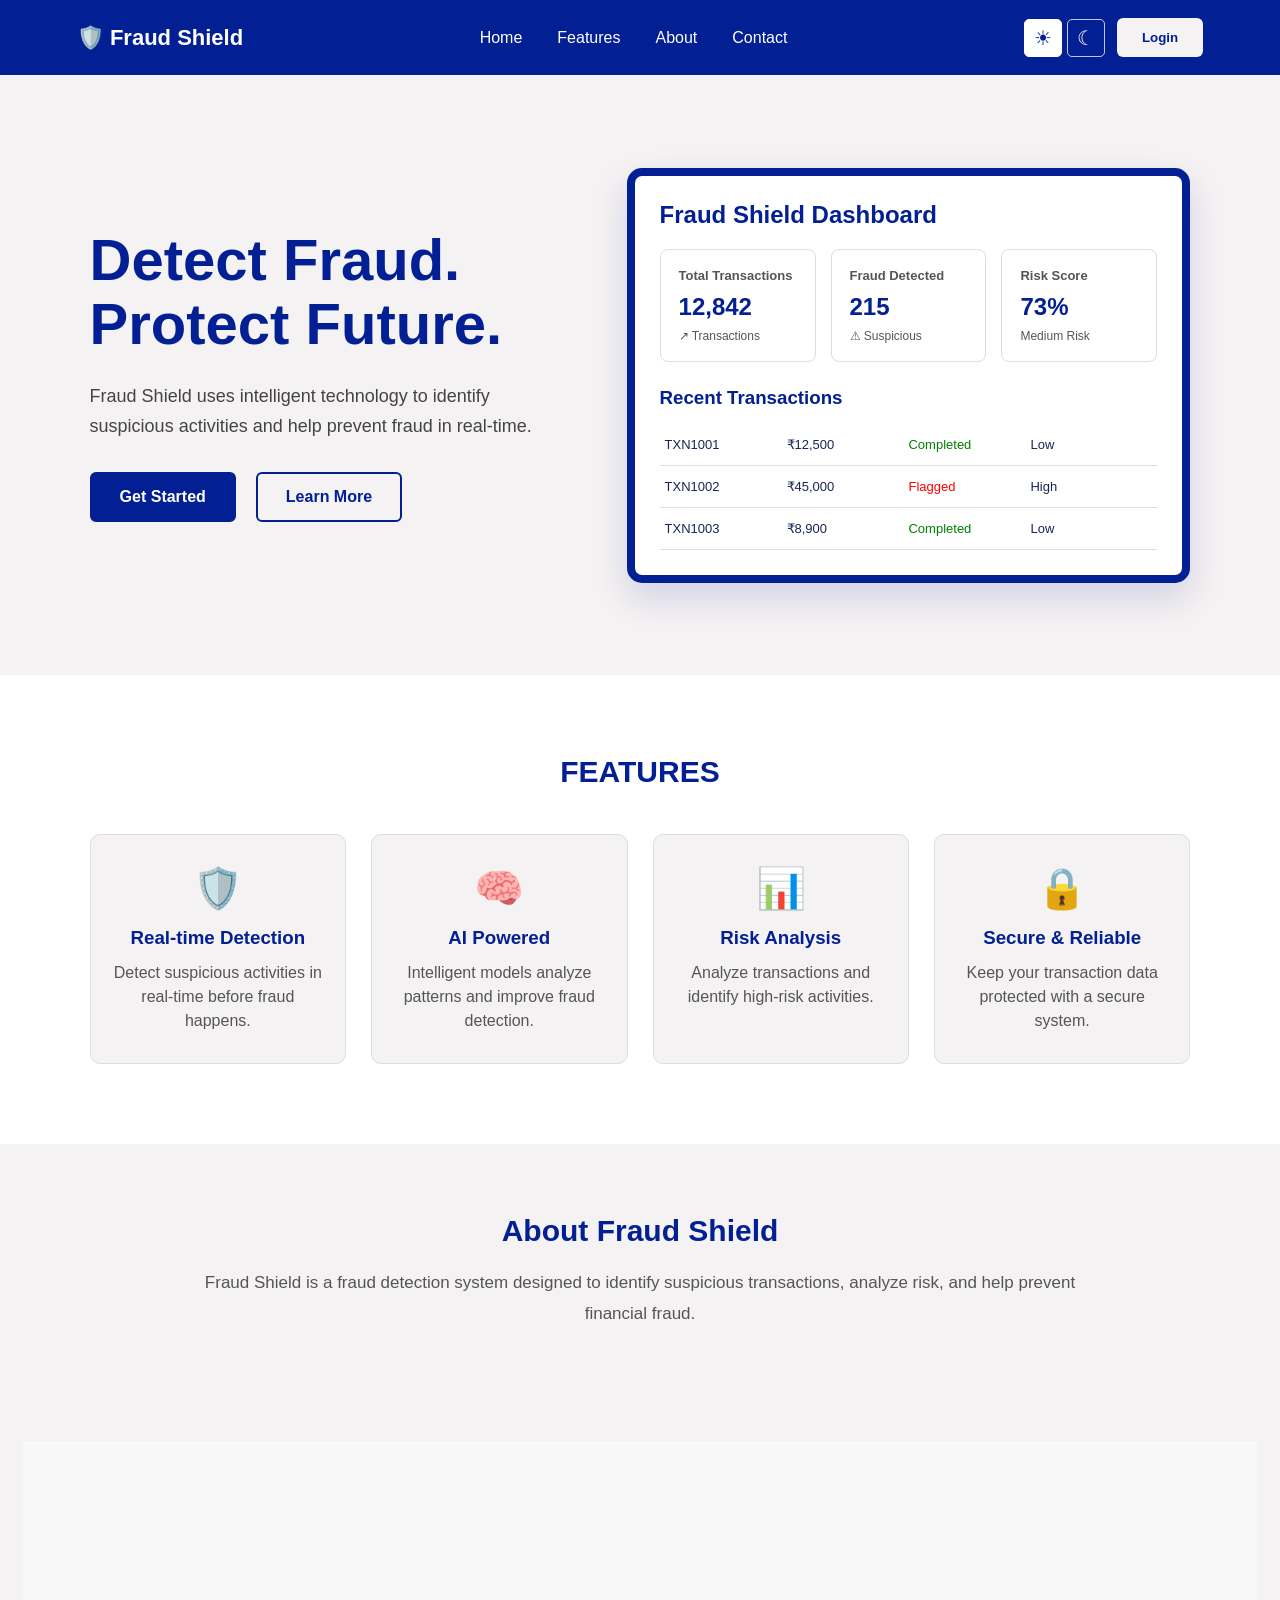
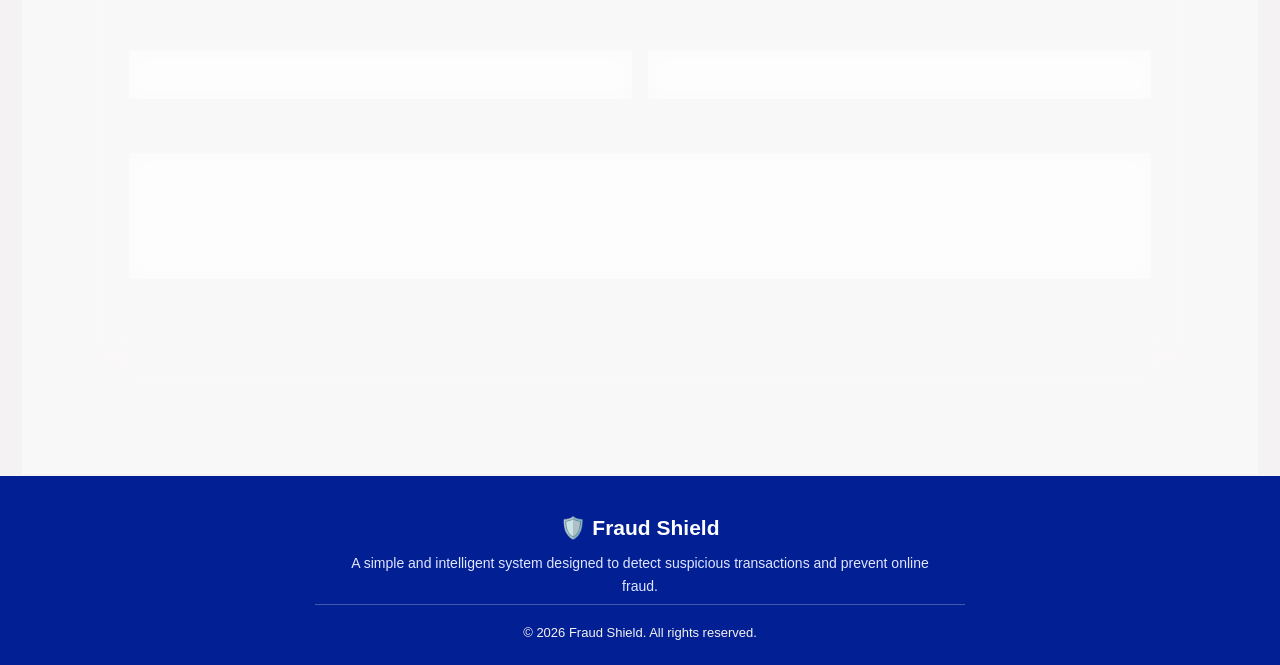
<file: frontend/index.html>
<!DOCTYPE html>
<html lang="en">

<head>
    <meta charset="UTF-8">
    <meta name="viewport" content="width=device-width, initial-scale=1.0">

    <title>Fraud Shield</title>

    <link rel="stylesheet" href="style.css">
</head>

<body>

    <!-- ================= NAVBAR ================= -->

    <header>

        <nav class="navbar">

            <div class="logo">
                🛡️ Fraud Shield
            </div>

            <ul class="nav-links">

                <li>
                    <a href="#home">Home</a>
                </li>

                <li>
                    <a href="#features">Features</a>
                </li>

                <li>
                    <a href="#about">About</a>
                </li>

                <li>
                    <a href="#contact">Contact</a>
                </li>

            </ul>


            <div class="navbar-actions">

                <!-- Theme Buttons -->

                <div class="theme-toggle">

                    <button
                        id="lightModeBtn"
                        class="theme-btn"
                        title="Light Mode"
                        onclick="setLightMode()">

                        ☀

                    </button>


                    <button
                        id="darkModeBtn"
                        class="theme-btn"
                        title="Dark Mode"
                        onclick="setDarkMode()">

                        ☾

                    </button>

                </div>


                <!-- Login -->

                <button
                    class="login-btn"
                    onclick="window.location.href='login.html'">

                    Login

                </button>

            </div>

        </nav>

    </header>



    <!-- ================= HERO ================= -->

    <section class="hero" id="home">

        <div class="hero-content">

            <h1>

                Detect Fraud.
                <br>

                <span>Protect Future.</span>

            </h1>


            <p>

                Fraud Shield uses intelligent technology
                to identify suspicious activities and
                help prevent fraud in real-time.

            </p>


            <div class="buttons">

                <button
                    class="primary-btn"
                    onclick="window.location.href='register.html'">

                    Get Started

                </button>


                <button
                    class="secondary-btn"
                    onclick="document.getElementById('features').scrollIntoView({behavior:'smooth'})">

                    Learn More

                </button>

            </div>

        </div>



        <!-- ================= DASHBOARD PREVIEW ================= -->

        <div class="dashboard">

            <div class="dashboard-header">

                <h2>
                    Fraud Shield Dashboard
                </h2>

            </div>


            <div class="stats">

                <div class="stat-card">

                    <h4>
                        Total Transactions
                    </h4>

                    <h2>
                        12,842
                    </h2>

                    <p>
                        ↗ Transactions
                    </p>

                </div>


                <div class="stat-card">

                    <h4>
                        Fraud Detected
                    </h4>

                    <h2>
                        215
                    </h2>

                    <p>
                        ⚠ Suspicious
                    </p>

                </div>


                <div class="stat-card">

                    <h4>
                        Risk Score
                    </h4>

                    <h2>
                        73%
                    </h2>

                    <p>
                        Medium Risk
                    </p>

                </div>

            </div>


            <div class="transactions">

                <h3>
                    Recent Transactions
                </h3>


                <div class="transaction">

                    <span>
                        TXN1001
                    </span>

                    <span>
                        ₹12,500
                    </span>

                    <span class="safe">
                        Completed
                    </span>

                    <span>
                        Low
                    </span>

                </div>


                <div class="transaction">

                    <span>
                        TXN1002
                    </span>

                    <span>
                        ₹45,000
                    </span>

                    <span class="danger">
                        Flagged
                    </span>

                    <span>
                        High
                    </span>

                </div>


                <div class="transaction">

                    <span>
                        TXN1003
                    </span>

                    <span>
                        ₹8,900
                    </span>

                    <span class="safe">
                        Completed
                    </span>

                    <span>
                        Low
                    </span>

                </div>

            </div>

        </div>

    </section>



    <!-- ================= FEATURES ================= -->

    <section class="features" id="features">

        <h2>
            FEATURES
        </h2>


        <div class="feature-container">


            <div class="feature-card">

                <div class="icon">
                    🛡️
                </div>

                <h3>
                    Real-time Detection
                </h3>

                <p>
                    Detect suspicious activities in real-time
                    before fraud happens.
                </p>

            </div>


            <div class="feature-card">

                <div class="icon">
                    🧠
                </div>

                <h3>
                    AI Powered
                </h3>

                <p>
                    Intelligent models analyze patterns
                    and improve fraud detection.
                </p>

            </div>


            <div class="feature-card">

                <div class="icon">
                    📊
                </div>

                <h3>
                    Risk Analysis
                </h3>

                <p>
                    Analyze transactions and identify
                    high-risk activities.
                </p>

            </div>


            <div class="feature-card">

                <div class="icon">
                    🔒
                </div>

                <h3>
                    Secure & Reliable
                </h3>

                <p>
                    Keep your transaction data protected
                    with a secure system.
                </p>

            </div>

        </div>

    </section>



    <!-- ================= ABOUT ================= -->

    <section class="about" id="about">

        <h2>
            About Fraud Shield
        </h2>

        <p>

            Fraud Shield is a fraud detection system
            designed to identify suspicious transactions,
            analyze risk, and help prevent financial fraud.

        </p>

    </section>



    <!-- ================= CONTACT ================= -->

    <section class="contact" id="contact">

        <div class="contact-container">

            <div class="contact-heading">

                <h2>Get In Touch</h2>

                <p>
                    Have a question about Fraud Shield?
                    Send us a message and we'll get back to you.
                </p>

            </div>


            <form class="contact-form" id="contactForm">

                <!-- Name + Email -->

                <div class="contact-row">

                    <div class="contact-field">

                        <label for="contactName">
                            Your Name
                        </label>

                        <input
                            type="text"
                            id="contactName"
                            placeholder="John Doe"
                            required>

                    </div>


                    <div class="contact-field">

                        <label for="contactEmail">
                            Your Email
                        </label>

                        <input
                            type="email"
                            id="contactEmail"
                            placeholder="john@example.com"
                            required>

                    </div>

                </div>


                <!-- Message -->

                <div class="contact-field">

                    <label for="contactMessage">
                        Message
                    </label>

                    <textarea
                        id="contactMessage"
                        placeholder="Tell us about your problem..."
                        required></textarea>

                </div>


                <!-- Send Button -->

                <button
                    type="submit"
                    class="send-message-btn">

                    <span class="send-icon">➤</span>

                    Send Message

                </button>

            </form>

        </div>

    </section>



    <!-- ================= FOOTER ================= -->

    <footer>

        <div class="footer-container">

            <div class="footer-section">

                <h3>🛡️ Fraud Shield</h3>

                <p>
                    A simple and intelligent system designed
                    to detect suspicious transactions
                    and prevent online fraud.
                </p>

            </div>

        </div>


        <div class="footer-bottom">

            <p>
                © 2026 Fraud Shield. All rights reserved.
            </p>

        </div>

    </footer>


    <script src="script.js"></script>

</body>

</html>
</file>
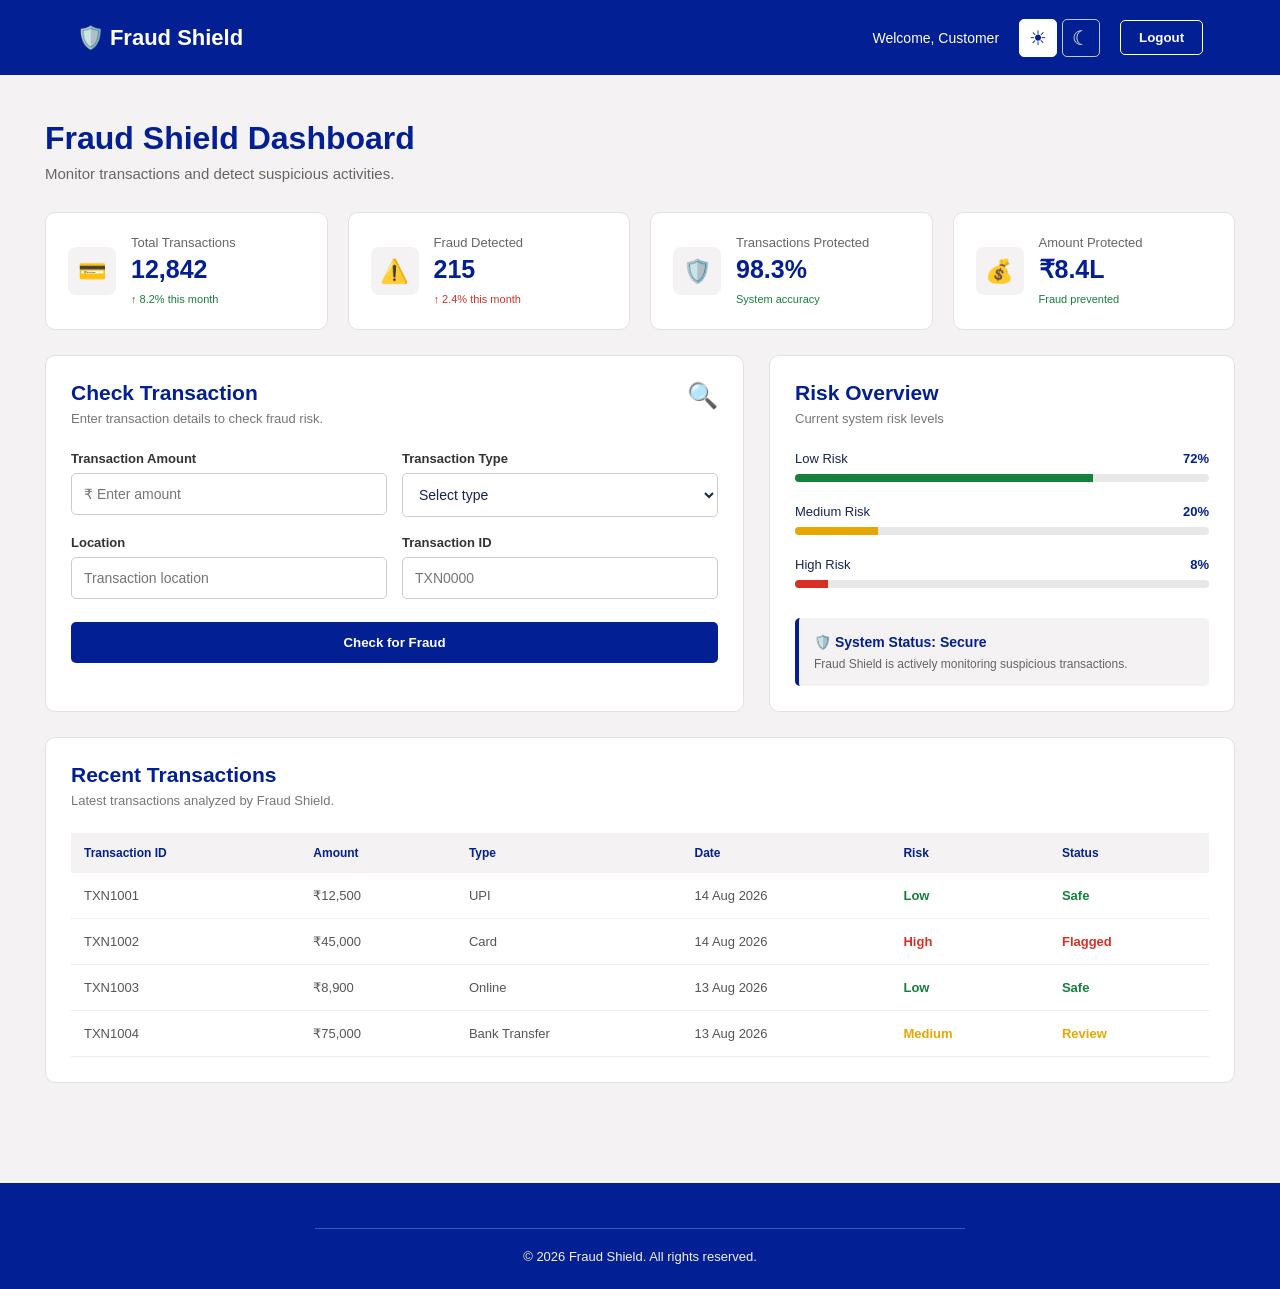
<file: frontend/Dashboard.html>
<!DOCTYPE html>
<html lang="en">

<head>

    <meta charset="UTF-8">

    <meta
        name="viewport"
        content="width=device-width, initial-scale=1.0">

    <title>Dashboard | Fraud Shield</title>

    <link rel="stylesheet" href="style.css">

</head>


<body class="dashboard-page">


    <!-- ================= NAVBAR ================= -->

    <header>

        <nav class="navbar">

            <div class="logo">
                🛡️ Fraud Shield
            </div>


            <div class="dashboard-user">

                <span id="customerName">
                    Welcome, Customer
                </span>


                <!-- Theme -->

                <div class="theme-toggle">

                    <button
                        id="lightModeBtn"
                        class="theme-btn"
                        title="Light Mode"
                        onclick="setLightMode()">

                        ☀

                    </button>


                    <button
                        id="darkModeBtn"
                        class="theme-btn"
                        title="Dark Mode"
                        onclick="setDarkMode()">

                        ☾

                    </button>

                </div>


                <!-- Logout -->

                <button
                    class="logout-btn"
                    onclick="logoutUser()">

                    Logout

                </button>

            </div>

        </nav>

    </header>



    <!-- ================= DASHBOARD ================= -->

    <main class="dashboard-main">


        <div class="dashboard-title">

            <h1>
                Fraud Shield Dashboard
            </h1>

            <p>
                Monitor transactions and detect
                suspicious activities.
            </p>

        </div>



        <!-- STATISTICS -->

        <section class="dashboard-stats">


            <div class="dashboard-stat">

                <div class="stat-icon">
                    💳
                </div>

                <div>

                    <p>
                        Total Transactions
                    </p>

                    <h2>
                        12,842
                    </h2>

                    <span class="stat-positive">
                        ↑ 8.2% this month
                    </span>

                </div>

            </div>



            <div class="dashboard-stat">

                <div class="stat-icon">
                    ⚠️
                </div>

                <div>

                    <p>
                        Fraud Detected
                    </p>

                    <h2>
                        215
                    </h2>

                    <span class="stat-negative">
                        ↑ 2.4% this month
                    </span>

                </div>

            </div>



            <div class="dashboard-stat">

                <div class="stat-icon">
                    🛡️
                </div>

                <div>

                    <p>
                        Transactions Protected
                    </p>

                    <h2>
                        98.3%
                    </h2>

                    <span class="stat-positive">
                        System accuracy
                    </span>

                </div>

            </div>



            <div class="dashboard-stat">

                <div class="stat-icon">
                    💰
                </div>

                <div>

                    <p>
                        Amount Protected
                    </p>

                    <h2>
                        ₹8.4L
                    </h2>

                    <span class="stat-positive">
                        Fraud prevented
                    </span>

                </div>

            </div>

        </section>



        <!-- MAIN DASHBOARD -->

        <section class="dashboard-grid">


            <!-- FRAUD CHECK -->

            <div class="dashboard-card fraud-check">

                <div class="card-header">

                    <div>

                        <h2>
                            Check Transaction
                        </h2>

                        <p>
                            Enter transaction details
                            to check fraud risk.
                        </p>

                    </div>

                    <span class="card-icon">
                        🔍
                    </span>

                </div>


                <form id="fraudCheckForm">


                    <div class="input-row">

                        <div class="dashboard-input">

                            <label>
                                Transaction Amount
                            </label>

                            <input
                                type="number"
                                id="amount"
                                placeholder="₹ Enter amount"
                                required>

                        </div>


                        <div class="dashboard-input">

                            <label>
                                Transaction Type
                            </label>

                            <select id="transactionType">

                                <option value="">
                                    Select type
                                </option>

                                <option value="online">
                                    Online Payment
                                </option>

                                <option value="card">
                                    Card Payment
                                </option>

                                <option value="bank">
                                    Bank Transfer
                                </option>

                                <option value="upi">
                                    UPI
                                </option>

                            </select>

                        </div>

                    </div>



                    <div class="input-row">

                        <div class="dashboard-input">

                            <label>
                                Location
                            </label>

                            <input
                                type="text"
                                id="location"
                                placeholder="Transaction location"
                                required>

                        </div>


                        <div class="dashboard-input">

                            <label>
                                Transaction ID
                            </label>

                            <input
                                type="text"
                                id="transactionId"
                                placeholder="TXN0000"
                                required>

                        </div>

                    </div>


                    <button
                        type="submit"
                        class="check-fraud-btn">

                        Check for Fraud

                    </button>


                </form>


                <div
                    id="fraudResult"
                    class="fraud-result">
                </div>

            </div>



            <!-- RISK OVERVIEW -->

            <div class="dashboard-card">

                <div class="card-header">

                    <div>

                        <h2>
                            Risk Overview
                        </h2>

                        <p>
                            Current system risk levels
                        </p>

                    </div>

                </div>


                <div class="risk-item">

                    <div>

                        <span>
                            Low Risk
                        </span>

                        <strong>
                            72%
                        </strong>

                    </div>

                    <div class="progress">

                        <div
                            class="progress-low"
                            style="width:72%">
                        </div>

                    </div>

                </div>


                <div class="risk-item">

                    <div>

                        <span>
                            Medium Risk
                        </span>

                        <strong>
                            20%
                        </strong>

                    </div>

                    <div class="progress">

                        <div
                            class="progress-medium"
                            style="width:20%">
                        </div>

                    </div>

                </div>


                <div class="risk-item">

                    <div>

                        <span>
                            High Risk
                        </span>

                        <strong>
                            8%
                        </strong>

                    </div>

                    <div class="progress">

                        <div
                            class="progress-high"
                            style="width:8%">
                        </div>

                    </div>

                </div>


                <div class="risk-message">

                    <strong>
                        🛡️ System Status: Secure
                    </strong>

                    <p>
                        Fraud Shield is actively monitoring
                        suspicious transactions.
                    </p>

                </div>

            </div>

        </section>



        <!-- RECENT TRANSACTIONS -->

        <section class="dashboard-card transactions-card">

            <div class="card-header">

                <div>

                    <h2>
                        Recent Transactions
                    </h2>

                    <p>
                        Latest transactions analyzed
                        by Fraud Shield.
                    </p>

                </div>

            </div>


            <div class="table-container">

                <table>

                    <thead>

                        <tr>

                            <th>
                                Transaction ID
                            </th>

                            <th>
                                Amount
                            </th>

                            <th>
                                Type
                            </th>

                            <th>
                                Date
                            </th>

                            <th>
                                Risk
                            </th>

                            <th>
                                Status
                            </th>

                        </tr>

                    </thead>


                    <tbody>

                        <tr>

                            <td>
                                TXN1001
                            </td>

                            <td>
                                ₹12,500
                            </td>

                            <td>
                                UPI
                            </td>

                            <td>
                                14 Aug 2026
                            </td>

                            <td>
                                <span class="risk-low">
                                    Low
                                </span>
                            </td>

                            <td>
                                <span class="status-safe">
                                    Safe
                                </span>
                            </td>

                        </tr>


                        <tr>

                            <td>
                                TXN1002
                            </td>

                            <td>
                                ₹45,000
                            </td>

                            <td>
                                Card
                            </td>

                            <td>
                                14 Aug 2026
                            </td>

                            <td>
                                <span class="risk-high">
                                    High
                                </span>
                            </td>

                            <td>
                                <span class="status-danger">
                                    Flagged
                                </span>
                            </td>

                        </tr>


                        <tr>

                            <td>
                                TXN1003
                            </td>

                            <td>
                                ₹8,900
                            </td>

                            <td>
                                Online
                            </td>

                            <td>
                                13 Aug 2026
                            </td>

                            <td>
                                <span class="risk-low">
                                    Low
                                </span>
                            </td>

                            <td>
                                <span class="status-safe">
                                    Safe
                                </span>
                            </td>

                        </tr>


                        <tr>

                            <td>
                                TXN1004
                            </td>

                            <td>
                                ₹75,000
                            </td>

                            <td>
                                Bank Transfer
                            </td>

                            <td>
                                13 Aug 2026
                            </td>

                            <td>
                                <span class="risk-medium">
                                    Medium
                                </span>
                            </td>

                            <td>
                                <span class="status-review">
                                    Review
                                </span>
                            </td>

                        </tr>

                    </tbody>

                </table>

            </div>

        </section>

    </main>



    <!-- FOOTER -->

    <footer>

        <div class="footer-bottom">

            <p>
                © 2026 Fraud Shield. All rights reserved.
            </p>

        </div>

    </footer>


    <script src="script.js"></script>

</body>

</html>
</file>
<file: frontend/style.css>
/* =========================================================
   FRAUD SHIELD - FINAL STYLE.CSS
========================================================= */


/* =========================================================
   GLOBAL
========================================================= */

* {
    margin: 0;
    padding: 0;
    box-sizing: border-box;
}

html {
    scroll-behavior: smooth;
}

body {
    font-family: Arial, sans-serif;
    background: #F5F2F3;
    color: #172554;
    transition: background 0.3s ease, color 0.3s ease;
}

button,
input,
select {
    font-family: inherit;
}

button {
    cursor: pointer;
}


/* =========================================================
   NAVBAR
========================================================= */

.navbar {
    height: 75px;
    background: #021F94;
    color: white;

    display: flex;
    align-items: center;
    justify-content: space-between;

    padding: 0 6%;
}

.logo {
    font-size: 22px;
    font-weight: bold;
}

.nav-links {
    display: flex;
    list-style: none;
    gap: 35px;
}

.nav-links a {
    color: white;
    text-decoration: none;
    font-size: 16px;
}

.nav-links a:hover {
    text-decoration: underline;
}


/* Navbar right side */

.navbar-actions {
    display: flex;
    align-items: center;
    gap: 12px;
}


/* Login button */

.login-btn {
    background: #F5F2F3;
    color: #021F94;

    border: none;

    padding: 12px 25px;
    border-radius: 6px;

    font-weight: bold;

    cursor: pointer;

    transition: 0.2s;
}

.login-btn:hover {
    background: white;
}


/* =========================================================
   THEME BUTTONS
========================================================= */

.theme-toggle {
    display: flex;
    align-items: center;
    gap: 5px;
}

.theme-btn {
    width: 38px;
    height: 38px;

    display: flex;
    align-items: center;
    justify-content: center;

    background: transparent;

    color: white;

    border: 1px solid rgba(255, 255, 255, 0.75);

    border-radius: 5px;

    font-size: 20px;

    cursor: pointer;

    transition:
        background 0.2s ease,
        color 0.2s ease,
        transform 0.2s ease;
}

.theme-btn:hover {
    background: rgba(255, 255, 255, 0.15);
    transform: translateY(-1px);
}

.theme-btn.active {
    background: white;
    color: #021F94;
    border-color: white;
}


/* Login/Register theme buttons */

.auth-theme-toggle {
    position: fixed;

    top: 20px;
    right: 25px;

    z-index: 1000;
}

.auth-theme-toggle .theme-btn {
    color: #021F94;
    border-color: #021F94;
}

.auth-theme-toggle .theme-btn:hover {
    background: rgba(2, 31, 148, 0.08);
}

.auth-theme-toggle .theme-btn.active {
    background: #021F94;
    color: white;
}


/* =========================================================
   HERO
========================================================= */

.hero {
    min-height: 600px;

    display: flex;
    align-items: center;
    justify-content: space-between;

    gap: 50px;

    padding: 70px 7%;

    transition: background 0.3s ease;
}

.hero-content {
    width: 45%;
}

.hero-content h1 {
    font-size: 58px;
    line-height: 1.1;

    color: #021F94;

    margin-bottom: 25px;
}

.hero-content h1 span {
    color: #021F94;
}

.hero-content p {
    font-size: 18px;
    line-height: 1.7;

    color: #444;

    margin-bottom: 30px;
}


/* =========================================================
   HERO BUTTONS
========================================================= */

.buttons {
    display: flex;
    gap: 20px;
}

.primary-btn,
.secondary-btn {
    padding: 14px 28px;

    border-radius: 6px;

    font-size: 16px;
    font-weight: bold;

    cursor: pointer;

    transition: 0.2s;
}

.primary-btn {
    background: #021F94;
    color: white;

    border: 2px solid #021F94;
}

.primary-btn:hover {
    background: #03176b;
}

.secondary-btn {
    background: transparent;
    color: #021F94;

    border: 2px solid #021F94;
}

.secondary-btn:hover {
    background: #021F94;
    color: white;
}


/* =========================================================
   LANDING DASHBOARD PREVIEW
========================================================= */

.dashboard {
    width: 52%;

    background: white;

    border: 8px solid #021F94;

    border-radius: 15px;

    padding: 25px;

    box-shadow:
        0 15px 35px
        rgba(2, 31, 148, 0.15);
}

.dashboard-header {
    color: #021F94;
    margin-bottom: 20px;
}

.dashboard-header h2 {
    font-size: 24px;
}


/* Statistics */

.stats {
    display: grid;

    grid-template-columns:
        repeat(3, 1fr);

    gap: 15px;
}

.stat-card {
    border: 1px solid #ddd;

    border-radius: 8px;

    padding: 18px;

    background: white;
}

.stat-card h4 {
    color: #555;

    font-size: 13px;

    margin-bottom: 10px;
}

.stat-card h2 {
    color: #021F94;

    margin-bottom: 8px;
}

.stat-card p {
    font-size: 12px;
    color: #555;
}


/* Transactions */

.transactions {
    margin-top: 25px;
}

.transactions h3 {
    margin-bottom: 15px;

    color: #021F94;
}

.transaction {
    display: grid;

    grid-template-columns:
        repeat(4, 1fr);

    padding: 13px 5px;

    border-bottom: 1px solid #ddd;

    font-size: 13px;
}

.safe {
    color: green;
}

.danger {
    color: red;
}


/* =========================================================
   FEATURES
========================================================= */

.features {
    padding: 80px 7%;

    background: white;

    text-align: center;
}

.features > h2 {
    color: #021F94;

    margin-bottom: 45px;

    font-size: 30px;
}

.feature-container {
    display: grid;

    grid-template-columns:
        repeat(4, 1fr);

    gap: 25px;
}

.feature-card {
    padding: 30px 20px;

    border: 1px solid #ddd;

    border-radius: 10px;

    background: #F5F2F3;

    transition: 0.3s;
}

.feature-card:hover {
    transform: translateY(-5px);

    box-shadow:
        0 10px 25px
        rgba(2, 31, 148, 0.12);
}

.icon {
    font-size: 40px;

    margin-bottom: 15px;
}

.feature-card h3 {
    color: #021F94;

    margin-bottom: 12px;
}

.feature-card p {
    color: #555;

    line-height: 1.5;
}


/* =========================================================
   ABOUT
========================================================= */

.about {
    padding: 70px 15%;

    text-align: center;
}

.about h2 {
    color: #021F94;

    font-size: 30px;

    margin-bottom: 20px;
}

.about p {
    color: #555;

    line-height: 1.8;

    font-size: 17px;
}


/* =========================================================
   CONTACT
========================================================= */

.contact {
    background: #021F94;

    color: white;

    text-align: center;

    padding: 60px 20px;
}

.contact h2 {
    font-size: 32px;

    margin-bottom: 15px;
}

.contact p {
    margin-bottom: 25px;
}

.contact .primary-btn {
    background: white;

    color: #021F94;

    border-color: white;
}


/* =========================================================
   FOOTER
========================================================= */

footer {
    background: #021F94;
    color: white;

    padding: 40px 7% 25px;

    text-align: center;
}


/* Main footer */

.footer-container {

    max-width: 1000px;

    margin: auto;

    display: flex;

    flex-direction: column;

    align-items: center;

    gap: 25px;
}


/* Fraud Shield */

.footer-section:first-child {

    display: flex;

    flex-direction: column;

    align-items: center;

    text-align: center;
}


.footer-section:first-child h3 {

    font-size: 21px;

    margin-bottom: 12px;
}


.footer-section:first-child p {

    max-width: 600px;

    color: #e1e6ff;

    font-size: 14px;

    line-height: 1.7;
}


/* Hide any old footer sections */

.footer-section:not(:first-child) {

    display: none;
}


/* =========================================================
   COPYRIGHT
========================================================= */

.footer-bottom {

    width: 100%;

    max-width: 650px;

    margin: 5px auto 0;

    padding-top: 20px;

    border-top:
        1px solid
        rgba(255, 255, 255, 0.25);

    text-align: center;
}


.footer-bottom p {

    color: #F5F2F3;

    font-size: 13px;

    margin: 0;
}


/* =========================================================
   AUTHENTICATION PAGES
========================================================= */

.auth-body {
    min-height: 100vh;

    background: #F5F2F3;

    display: flex;

    align-items: center;

    justify-content: center;

    padding: 30px;

    transition:
        background 0.3s ease,
        color 0.3s ease;
}


/* Main authentication container */

.auth-container {
    width: 100%;

    max-width: 1000px;

    min-height: 600px;

    background: white;

    display: grid;

    grid-template-columns:
        1fr 1fr;

    border-radius: 15px;

    overflow: hidden;

    box-shadow:
        0 15px 40px
        rgba(2, 31, 148, 0.15);

    transition:
        background 0.3s ease,
        box-shadow 0.3s ease;
}


/* =========================================================
   AUTH LEFT SIDE
   WAVE IMAGE
========================================================= */

.auth-left {
    position: relative;

    overflow: hidden;

    background: #021F94;

    color: white;

    padding: 60px;

    display: flex;

    flex-direction: column;

    justify-content: center;
}


/*
   IMPORTANT:
   Put your image here:

   Fraud-Shield/
       assets/
           Wave.jpg
*/

.auth-left::before {
    content: "";

    position: absolute;

    inset: 0;

    background-image:
        url("assets/Wave.jpg");

    background-size: cover;

    background-position:
        left center;

    background-repeat: no-repeat;

    filter: blur(4px);

    transform: scale(1.04);

    opacity: 0.75;

    z-index: 0;
}


/* Blue transparent overlay */

.auth-left::after {
    content: "";

    position: absolute;

    inset: 0;

    background:
        rgba(2, 31, 148, 0.35);

    z-index: 1;
}


/* Content above image */

.auth-left > * {
    position: relative;

    z-index: 2;
}


/* Auth logo */

.auth-logo {
    font-size: 21px;

    font-weight: bold;

    margin-bottom: 80px;
}


/* Auth heading */

.auth-left h1 {
    font-size: 42px;

    line-height: 1.2;

    margin-bottom: 20px;
}

.auth-left p {
    font-size: 17px;

    line-height: 1.7;

    opacity: 0.95;
}


/* =========================================================
   AUTH RIGHT SIDE
========================================================= */

.auth-card {
    padding: 50px;

    display: flex;

    flex-direction: column;

    justify-content: center;

    background: white;

    transition:
        background 0.3s ease;
}

.auth-card h2 {
    color: #021F94;

    font-size: 32px;

    margin-bottom: 8px;
}

.auth-subtitle {
    color: #666;

    margin-bottom: 30px;
}


/* =========================================================
   AUTH FORM
========================================================= */

.form-group {
    margin-bottom: 20px;
}

.form-group label {
    display: block;

    margin-bottom: 8px;

    font-size: 14px;

    font-weight: bold;

    color: #333;
}

.form-group input {
    width: 100%;

    padding: 13px 15px;

    border: 1px solid #ccc;

    border-radius: 6px;

    font-size: 15px;

    outline: none;

    background: white;

    color: #172554;

    transition:
        border 0.2s ease,
        background 0.3s ease,
        color 0.3s ease;
}

.form-group input:focus {
    border-color: #021F94;

    box-shadow:
        0 0 0 2px
        rgba(2, 31, 148, 0.1);
}


/* =========================================================
   REMEMBER / FORGOT
========================================================= */

.form-options {
    display: flex;

    justify-content: space-between;

    align-items: center;

    margin-bottom: 25px;

    font-size: 13px;
}

.remember {
    display: flex;

    align-items: center;

    gap: 6px;
}

.form-options a {
    color: #021F94;

    text-decoration: none;
}

.form-options a:hover {
    text-decoration: underline;
}


/* =========================================================
   AUTH BUTTON
========================================================= */

.auth-btn {
    width: 100%;

    padding: 14px;

    background: #021F94;

    color: white;

    border: none;

    border-radius: 6px;

    font-size: 16px;

    font-weight: bold;

    cursor: pointer;

    transition: 0.2s;
}

.auth-btn:hover {
    background: #03176b;
}


/* =========================================================
   DIVIDER
========================================================= */

.divider {
    display: flex;

    align-items: center;

    gap: 15px;

    margin: 25px 0;

    color: #999;

    font-size: 12px;
}

.divider::before,
.divider::after {
    content: "";

    height: 1px;

    background: #ddd;

    flex: 1;
}


/* =========================================================
   LOGIN / REGISTER SWITCH
========================================================= */

.switch-auth {
    text-align: center;

    color: #555;

    font-size: 14px;
}

.switch-auth a {
    color: #021F94;

    font-weight: bold;

    text-decoration: none;
}

.switch-auth a:hover {
    text-decoration: underline;
}


/* =========================================================
   TERMS
========================================================= */

.terms {
    display: flex;

    align-items: center;

    gap: 8px;

    margin-bottom: 20px;

    color: #555;

    font-size: 13px;
}


/* =========================================================
   BACK HOME
========================================================= */

.back-home {
    display: block;

    text-align: center;

    margin-top: 25px;

    color: #021F94;

    font-size: 14px;

    text-decoration: none;
}

.back-home:hover {
    text-decoration: underline;
}


/* =========================================================
   LOGIN / REGISTER SLIDE EFFECT
========================================================= */

.auth-container {
    animation-duration: 0.6s;

    animation-timing-function:
        ease-in-out;

    animation-fill-mode: both;
}


/* Login enters from left */

.login-page .auth-container {
    animation-name:
        loginPageEnter;
}


/* Register enters from right */

.register-page .auth-container {
    animation-name:
        registerPageEnter;
}


@keyframes loginPageEnter {

    from {
        opacity: 0;

        transform:
            translateX(-100px);
    }

    to {
        opacity: 1;

        transform:
            translateX(0);
    }
}


@keyframes registerPageEnter {

    from {
        opacity: 0;

        transform:
            translateX(100px);
    }

    to {
        opacity: 1;

        transform:
            translateX(0);
    }
}


/* Exit left */

.auth-container.slide-left {
    animation:
        slideLeft
        0.45s
        ease-in-out
        forwards;
}


/* Exit right */

.auth-container.slide-right {
    animation:
        slideRight
        0.45s
        ease-in-out
        forwards;
}


@keyframes slideLeft {

    from {
        opacity: 1;

        transform:
            translateX(0);
    }

    to {
        opacity: 0;

        transform:
            translateX(-100px);
    }
}


@keyframes slideRight {

    from {
        opacity: 1;

        transform:
            translateX(0);
    }

    to {
        opacity: 0;

        transform:
            translateX(100px);
    }
}


/* =========================================================
   DASHBOARD
========================================================= */

.dashboard-page {
    background: #F5F2F3;

    min-height: 100vh;

    transition:
        background 0.3s ease;
}


/* Dashboard user */

.dashboard-user {
    display: flex;

    align-items: center;

    gap: 20px;

    color: white;

    font-size: 14px;
}


/* Logout */

.logout-btn {
    padding: 9px 18px;

    border: 1px solid white;

    border-radius: 5px;

    background: transparent;

    color: white;

    cursor: pointer;

    font-weight: bold;

    transition: 0.2s;
}

.logout-btn:hover {
    background: white;

    color: #021F94;
}


/* Dashboard main */

.dashboard-main {
    max-width: 1250px;

    margin: auto;

    padding:
        45px 30px 70px;
}


/* Dashboard heading */

.dashboard-title {
    margin-bottom: 30px;
}

.dashboard-title h1 {
    color: #021F94;

    font-size: 32px;

    margin-bottom: 8px;
}

.dashboard-title p {
    color: #666;

    font-size: 15px;
}


/* =========================================================
   DASHBOARD STATISTICS
========================================================= */

.dashboard-stats {
    display: grid;

    grid-template-columns:
        repeat(4, 1fr);

    gap: 20px;

    margin-bottom: 25px;
}

.dashboard-stat {
    background: white;

    padding: 22px;

    border-radius: 10px;

    border: 1px solid #e2e2e2;

    display: flex;

    align-items: center;

    gap: 15px;

    transition:
        background 0.3s ease,
        border 0.3s ease;
}

.stat-icon {
    width: 48px;

    height: 48px;

    background: #F5F2F3;

    border-radius: 8px;

    display: flex;

    align-items: center;

    justify-content: center;

    font-size: 23px;
}

.dashboard-stat p {
    color: #666;

    font-size: 13px;

    margin-bottom: 5px;
}

.dashboard-stat h2 {
    color: #021F94;

    font-size: 25px;

    margin-bottom: 5px;
}

.stat-positive {
    color: #16803c;

    font-size: 11px;
}

.stat-negative {
    color: #d93025;

    font-size: 11px;
}


/* =========================================================
   DASHBOARD GRID
========================================================= */

.dashboard-grid {
    display: grid;

    grid-template-columns:
        1.5fr 1fr;

    gap: 25px;

    margin-bottom: 25px;
}

.dashboard-card {
    background: white;

    border: 1px solid #e2e2e2;

    border-radius: 10px;

    padding: 25px;

    transition:
        background 0.3s ease,
        border 0.3s ease;
}


/* Card header */

.card-header {
    display: flex;

    justify-content: space-between;

    align-items: flex-start;

    margin-bottom: 25px;
}

.card-header h2 {
    color: #021F94;

    font-size: 21px;

    margin-bottom: 6px;
}

.card-header p {
    color: #777;

    font-size: 13px;
}

.card-icon {
    font-size: 25px;
}


/* =========================================================
   FRAUD CHECK FORM
========================================================= */

.input-row {
    display: grid;

    grid-template-columns:
        1fr 1fr;

    gap: 15px;

    margin-bottom: 18px;
}

.dashboard-input label {
    display: block;

    font-size: 13px;

    font-weight: bold;

    color: #333;

    margin-bottom: 7px;
}

.dashboard-input input,
.dashboard-input select {
    width: 100%;

    padding: 12px;

    border: 1px solid #ccc;

    border-radius: 5px;

    outline: none;

    font-size: 14px;

    background: white;

    color: #172554;
}

.dashboard-input input:focus,
.dashboard-input select:focus {
    border-color: #021F94;
}

.check-fraud-btn {
    width: 100%;

    margin-top: 5px;

    padding: 13px;

    background: #021F94;

    color: white;

    border: none;

    border-radius: 5px;

    font-weight: bold;

    cursor: pointer;
}

.check-fraud-btn:hover {
    background: #03176b;
}


/* Fraud result */

.fraud-result {
    display: none;

    margin-top: 20px;

    padding: 15px;

    border-radius: 6px;

    font-size: 14px;
}


/* =========================================================
   RISK OVERVIEW
========================================================= */

.risk-item {
    margin-bottom: 22px;
}

.risk-item > div:first-child {
    display: flex;

    justify-content: space-between;

    margin-bottom: 8px;

    font-size: 13px;
}

.risk-item strong {
    color: #021F94;
}

.progress {
    width: 100%;

    height: 8px;

    background: #e8e8e8;

    border-radius: 10px;

    overflow: hidden;
}

.progress-low {
    height: 100%;

    background: #16803c;
}

.progress-medium {
    height: 100%;

    background: #e6a700;
}

.progress-high {
    height: 100%;

    background: #d93025;
}

.risk-message {
    margin-top: 30px;

    padding: 15px;

    background: #F5F2F3;

    border-left:
        4px solid #021F94;

    border-radius: 5px;
}

.risk-message strong {
    color: #021F94;

    font-size: 14px;
}

.risk-message p {
    color: #666;

    font-size: 12px;

    margin-top: 6px;
}


/* =========================================================
   TRANSACTIONS TABLE
========================================================= */

.transactions-card {
    margin-bottom: 30px;
}

.table-container {
    width: 100%;

    overflow-x: auto;
}

table {
    width: 100%;

    border-collapse: collapse;

    font-size: 13px;
}

thead {
    background: #F5F2F3;
}

th {
    text-align: left;

    color: #021F94;

    padding: 13px;

    font-size: 12px;
}

td {
    padding: 15px 13px;

    border-bottom:
        1px solid #eee;

    color: #555;
}

.risk-low {
    color: #16803c;

    font-weight: bold;
}

.risk-medium {
    color: #e6a700;

    font-weight: bold;
}

.risk-high {
    color: #d93025;

    font-weight: bold;
}

.status-safe {
    color: #16803c;

    font-weight: bold;
}

.status-danger {
    color: #d93025;

    font-weight: bold;
}

.status-review {
    color: #e6a700;

    font-weight: bold;
}


/* =========================================================
   DARK MODE
========================================================= */

body.dark-mode {
    background: #0d1117;

    color: #f5f5f5;
}


/* Landing */

body.dark-mode .hero {
    background: #0d1117;
}

body.dark-mode .hero-content p {
    color: #c4c7ce;
}

body.dark-mode .features {
    background: #111827;
}

body.dark-mode .features > h2 {
    color: white;
}

body.dark-mode .feature-card {
    background: #161d29;

    border-color: #2b3444;
}

body.dark-mode .feature-card h3 {
    color: white;
}

body.dark-mode .feature-card p {
    color: #c4c7ce;
}

body.dark-mode .about {
    background: #0d1117;
}

body.dark-mode .about h2 {
    color: white;
}

body.dark-mode .about p {
    color: #c4c7ce;
}


/* Landing dashboard */

body.dark-mode .dashboard {
    background: #161d29;

    border-color: #021F94;
}

body.dark-mode .dashboard-header h2 {
    color: white;
}

body.dark-mode .stat-card {
    background: #1d2635;

    border-color: #303b4d;
}

body.dark-mode .stat-card h4 {
    color: #c4c7ce;
}

body.dark-mode .stat-card h2 {
    color: white;
}

body.dark-mode .stat-card p {
    color: #b8bdc8;
}

body.dark-mode .transactions h3 {
    color: white;
}

body.dark-mode .transaction {
    border-color: #303b4d;
}


/* =========================================================
   DARK MODE AUTH
========================================================= */

body.dark-mode.auth-body {
    background: #0d1117;
}

body.dark-mode .auth-container {
    background: #161d29;

    box-shadow:
        0 15px 40px
        rgba(0, 0, 0, 0.4);
}

body.dark-mode .auth-card {
    background: #161d29;
}

body.dark-mode .auth-card h2 {
    color: white;
}

body.dark-mode .auth-subtitle {
    color: #aeb4c0;
}

body.dark-mode .form-group label {
    color: #e5e7eb;
}

body.dark-mode .form-group input {
    background: #0d1117;

    color: white;

    border-color: #3a4556;
}

body.dark-mode .form-group input::placeholder {
    color: #7d8491;
}

body.dark-mode .form-options {
    color: #c4c7ce;
}

body.dark-mode .switch-auth {
    color: #c4c7ce;
}

body.dark-mode .divider {
    color: #8b93a1;
}

body.dark-mode .divider::before,
body.dark-mode .divider::after {
    background: #374151;
}

body.dark-mode .terms {
    color: #c4c7ce;
}


/* =========================================================
   DARK MODE DASHBOARD
========================================================= */

body.dark-mode .dashboard-page {
    background: #0d1117;
}

body.dark-mode .dashboard-title h1 {
    color: white;
}

body.dark-mode .dashboard-title p {
    color: #aeb4c0;
}

body.dark-mode .dashboard-stat,
body.dark-mode .dashboard-card {
    background: #161d29;

    border-color: #2b3444;
}

body.dark-mode .dashboard-stat p {
    color: #aeb4c0;
}

body.dark-mode .dashboard-stat h2 {
    color: white;
}

body.dark-mode .stat-icon {
    background: #202a3a;
}

body.dark-mode .card-header h2 {
    color: white;
}

body.dark-mode .card-header p {
    color: #aeb4c0;
}

body.dark-mode .dashboard-input label {
    color: #e5e7eb;
}

body.dark-mode .dashboard-input input,
body.dark-mode .dashboard-input select {
    background: #0d1117;

    color: white;

    border-color: #3a4556;
}

body.dark-mode .dashboard-input input::placeholder {
    color: #7d8491;
}

body.dark-mode .risk-message {
    background: #202a3a;
}

body.dark-mode .risk-message p {
    color: #aeb4c0;
}

body.dark-mode .risk-item > div:first-child {
    color: #d5d8df;
}

body.dark-mode thead {
    background: #202a3a;
}

body.dark-mode th {
    color: white;
}

body.dark-mode td {
    color: #c4c7ce;

    border-color: #2b3444;
}


/* =========================================================
   DARK MODE FOOTER
========================================================= */

body.dark-mode footer {
    background: #020b3d;
}


/* =========================================================
   RESPONSIVE - 1000PX
========================================================= */

@media (max-width: 1000px) {

    .dashboard-stats {
        grid-template-columns:
            repeat(2, 1fr);
    }

    .dashboard-grid {
        grid-template-columns: 1fr;
    }

}


/* =========================================================
   RESPONSIVE - 900PX
========================================================= */

@media (max-width: 900px) {

    .nav-links {
        display: none;
    }

    .hero {
        flex-direction: column;

        text-align: center;
    }

    .hero-content {
        width: 100%;
    }

    .dashboard {
        width: 100%;
    }

    .buttons {
        justify-content: center;
    }

    .feature-container {
        grid-template-columns:
            repeat(2, 1fr);
    }

}


/* =========================================================
   RESPONSIVE - 750PX
========================================================= */

@media (max-width: 750px) {

    .auth-container {
        grid-template-columns: 1fr;

        min-height: auto;
    }

    .auth-left {
        min-height: 300px;

        padding: 40px;
    }

    .auth-logo {
        margin-bottom: 30px;
    }

    .auth-left h1 {
        font-size: 32px;
    }

    .auth-card {
        padding: 40px 30px;
    }

    .footer-container {
        grid-template-columns: 1fr;

        gap: 30px;
    }

    footer {
        padding:
            40px 8% 20px;
    }

    .dashboard-user {
        gap: 8px;
    }

    .dashboard-user span {
        display: none;
    }

    .theme-btn {
        width: 34px;
        height: 34px;

        font-size: 18px;
    }

}


/* =========================================================
   RESPONSIVE - 700PX
========================================================= */

@media (max-width: 700px) {

    .dashboard-main {
        padding:
            30px 15px;
    }

    .dashboard-stats {
        grid-template-columns: 1fr;
    }

    .input-row {
        grid-template-columns: 1fr;
    }

    .dashboard-title h1 {
        font-size: 25px;
    }

}


/* =========================================================
   RESPONSIVE - 600PX
========================================================= */

@media (max-width: 600px) {

    .hero-content h1 {
        font-size: 40px;
    }

    .stats {
        grid-template-columns: 1fr;
    }

    .transaction {
        font-size: 10px;
    }

    .feature-container {
        grid-template-columns: 1fr;
    }

    .dashboard {
        padding: 15px;
    }

    .auth-theme-toggle {
        top: 12px;
        right: 12px;
    }

}


/* =========================================================
   MOBILE LOGIN / REGISTER ANIMATION
========================================================= */

@media (max-width: 750px) {

    @keyframes loginPageEnter {

        from {
            opacity: 0;

            transform:
                translateY(-40px);
        }

        to {
            opacity: 1;

            transform:
                translateY(0);
        }
    }


    @keyframes registerPageEnter {

        from {
            opacity: 0;

            transform:
                translateY(40px);
        }

        to {
            opacity: 1;

            transform:
                translateY(0);
        }
    }
}


/* =========================================================
   FRAUD SHIELD - LIQUID GLASS CONTACT
========================================================= */

.contact {
    position: relative;
    padding: 90px 7%;
    background: #F5F2F3;
    overflow: hidden;
}


/* =========================================================
   LIQUID GLASS CARD
========================================================= */

.contact-container {
    position: relative;

    max-width: 1100px;
    margin: auto;

    padding: 38px;

    /* Liquid Glass */
    background: rgba(255, 255, 255, 0.45);

    backdrop-filter: blur(18px);
    -webkit-backdrop-filter: blur(18px);

    /* Glass border */
    border: 1px solid rgba(255, 255, 255, 0.8);

    border-radius: 22px;

    /* Glass shadow */
    box-shadow:
        0 20px 45px rgba(2, 31, 148, 0.12),
        inset 0 1px 0 rgba(255, 255, 255, 0.9);

    z-index: 2;
}

/* Glass highlight */

.contact-container::before {
    content: "";

    position: absolute;

    top: 0;
    left: 10%;

    width: 80%;
    height: 1px;

    background:
        linear-gradient(
            90deg,
            transparent,
            rgba(255, 255, 255, 0.95),
            transparent
        );
}


/* =========================================================
   HEADING
========================================================= */

.contact-heading {
    margin-bottom: 30px;
}

.contact-heading h2 {
    color: #021F94;

    font-size: 34px;

    margin-bottom: 8px;

    font-weight: 700;
}

.contact-heading p {
    color: #4f5565;

    font-size: 14px;

    line-height: 1.6;
}


/* =========================================================
   FORM
========================================================= */

.contact-form {
    width: 100%;
}

.contact-row {
    display: grid;

    grid-template-columns: 1fr 1fr;

    gap: 16px;

    margin-bottom: 16px;
}

.contact-field {
    width: 100%;

    margin-bottom: 16px;
}

.contact-field label {
    display: block;

    color: #021F94;

    font-size: 13px;

    font-weight: 700;

    margin-bottom: 8px;
}


/* =========================================================
   GLASS INPUTS
========================================================= */

.contact-field input,
.contact-field textarea {

    width: 100%;

    background: rgba(255, 255, 255, 0.42);

    backdrop-filter: blur(10px);
    -webkit-backdrop-filter: blur(10px);

    border: 1px solid rgba(2, 31, 148, 0.14);

    border-radius: 12px;

    color: #021F94;

    font-size: 15px;

    outline: none;

    box-shadow:
        inset 0 1px 2px rgba(255, 255, 255, 0.7);

    transition: 0.25s ease;
}

.contact-field input {
    height: 48px;

    padding: 0 16px;
}

.contact-field textarea {
    min-height: 125px;

    padding: 15px 16px;

    resize: vertical;
}


/* Placeholder */

.contact-field input::placeholder,
.contact-field textarea::placeholder {
    color: #777d8d;
}


/* Focus */

.contact-field input:focus,
.contact-field textarea:focus {

    background: rgba(255, 255, 255, 0.65);

    border-color: #021F94;

    box-shadow:
        0 0 0 3px rgba(2, 31, 148, 0.08),
        inset 0 1px 2px rgba(255, 255, 255, 0.8);
}


/* =========================================================
   SEND BUTTON
========================================================= */

.send-message-btn {

    width: 100%;

    height: 48px;

    margin-top: 5px;

    border: 1px solid rgba(255, 255, 255, 0.8);

    border-radius: 25px;

    background: #021F94;

    color: #F5F2F3;

    font-size: 15px;

    font-weight: 700;

    display: flex;

    align-items: center;

    justify-content: center;

    gap: 10px;

    cursor: pointer;

    box-shadow:
        0 8px 20px rgba(2, 31, 148, 0.22);

    transition: 0.25s ease;
}

.send-message-btn:hover {

    transform: translateY(-2px);

    background: #031aa8;

    box-shadow:
        0 12px 25px rgba(2, 31, 148, 0.28);
}

.send-message-btn:active {
    transform: translateY(0);
}

.send-icon {
    font-size: 16px;
}


/* =========================================================
   MOBILE
========================================================= */

@media (max-width: 700px) {

    .contact {
        padding: 60px 20px;
    }

    .contact-container {
        padding: 28px 20px;

        border-radius: 18px;
    }

    .contact-row {
        grid-template-columns: 1fr;

        gap: 0;
    }

    .contact-heading h2 {
        font-size: 28px;
    }
}


/* =========================================================
   CONTACT - DARK MODE
========================================================= */

body.dark-mode .contact {
    background: #0d1117;
}


/* Liquid glass contact card */

body.dark-mode .contact-container {
    background:
        linear-gradient(
            135deg,
            rgba(20, 30, 55, 0.72),
            rgba(10, 18, 35, 0.55)
        );

    border: 1px solid rgba(255, 255, 255, 0.12);

    box-shadow:
        0 20px 50px rgba(0, 0, 0, 0.35),
        inset 0 1px 0 rgba(255, 255, 255, 0.08);
}


/* Glass highlight */

body.dark-mode .contact-container::before {
    background:
        linear-gradient(
            90deg,
            transparent,
            rgba(255, 255, 255, 0.25),
            transparent
        );
}


/* Heading */

body.dark-mode .contact-heading h2 {
    color: #F5F2F3;
}


body.dark-mode .contact-heading p {
    color: #aeb4c0;
}


/* Labels */

body.dark-mode .contact-field label {
    color: #dce2ff;
}


/* =========================================================
   DARK MODE INPUTS
========================================================= */

body.dark-mode .contact-field input,
body.dark-mode .contact-field textarea {

    background:
        rgba(255, 255, 255, 0.06);

    border: 1px solid
        rgba(255, 255, 255, 0.15);

    color: #F5F2F3;

    box-shadow:
        inset 0 1px 2px
        rgba(255, 255, 255, 0.03);
}


body.dark-mode .contact-field input::placeholder,
body.dark-mode .contact-field textarea::placeholder {
    color: #858c9a;
}


/* Input focus */

body.dark-mode .contact-field input:focus,
body.dark-mode .contact-field textarea:focus {

    background:
        rgba(255, 255, 255, 0.09);

    border-color: #4d6dff;

    box-shadow:
        0 0 0 3px
        rgba(2, 31, 148, 0.30);
}


/* =========================================================
   DARK MODE SEND BUTTON
========================================================= */

body.dark-mode .send-message-btn {

    background: #021F94;

    color: #F5F2F3;

    border-color: rgba(255, 255, 255, 0.15);

    box-shadow:
        0 8px 25px
        rgba(2, 31, 148, 0.35);
}


body.dark-mode .send-message-btn:hover {

    background: #1738c5;

    box-shadow:
        0 12px 30px
        rgba(2, 31, 148, 0.45);
}


/* =========================================================
   DARK MODE BACKGROUND GLOW
========================================================= */

body.dark-mode .contact::before {

    background: #021F94;

    opacity: 0.12;
}


body.dark-mode .contact::after {

    background: #021F94;

    opacity: 0.08;
}
</file>
